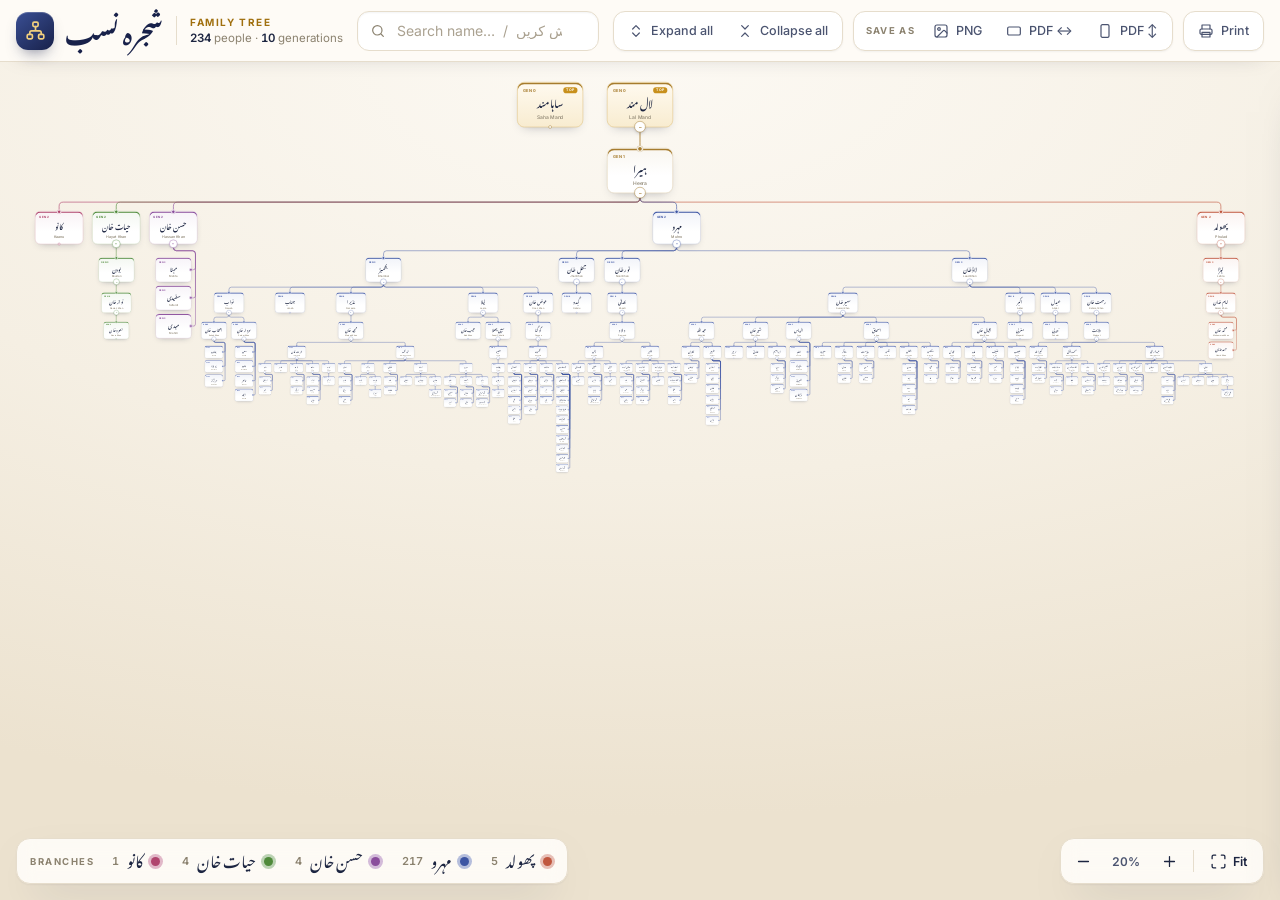
<file: index.html>
<!DOCTYPE html>
<html lang="ur" dir="ltr">
<head>
<meta charset="UTF-8" />
<meta name="viewport" content="width=device-width, initial-scale=1.0, maximum-scale=1.0, user-scalable=no" />
<meta name="theme-color" content="#fffdf9" />
<title>شجرہ نسب · Family Tree</title>
<link rel="icon" href="data:image/svg+xml,%3Csvg xmlns='http://www.w3.org/2000/svg' viewBox='0 0 32 32'%3E%3Crect width='32' height='32' rx='8' fill='%2326356a'/%3E%3Cg transform='translate(4 4)' fill='none' stroke='%23f1cf7e' stroke-width='2.2' stroke-linecap='round' stroke-linejoin='round'%3E%3Crect x='9' y='2.5' width='6' height='5' rx='1.5'/%3E%3Crect x='2.5' y='16.5' width='6' height='5' rx='1.5'/%3E%3Crect x='15.5' y='16.5' width='6' height='5' rx='1.5'/%3E%3Cpath d='M12 7.5v5M5.5 16.5v-2a2 2 0 0 1 2-2h9a2 2 0 0 1 2 2v2'/%3E%3C/g%3E%3C/svg%3E">
<link rel="preconnect" href="https://fonts.googleapis.com">
<link rel="preconnect" href="https://fonts.gstatic.com" crossorigin>
<link href="https://fonts.googleapis.com/css2?family=Noto+Nastaliq+Urdu:wght@400;500;700&family=Noto+Naskh+Arabic:wght@400;500;700&family=Inter:wght@400;500;600;700&display=swap" rel="stylesheet">
<link rel="stylesheet" href="styles.css">
</head>
<body>

<header>
  <div class="brand">
    <span class="logo" aria-hidden="true"><svg class="i" viewBox="0 0 24 24"><rect x="9" y="2.5" width="6" height="5" rx="1.5"/><rect x="2.5" y="16.5" width="6" height="5" rx="1.5"/><rect x="15.5" y="16.5" width="6" height="5" rx="1.5"/><path d="M12 7.5v5M5.5 16.5v-2a2 2 0 0 1 2-2h9a2 2 0 0 1 2 2v2"/></svg></span>
    <h1>شجرہ نسب</h1>
    <div class="brand-sub"><span class="en">Family Tree</span><span class="stats" id="stats"></span></div>
  </div>
  <div class="search" id="searchWrap">
    <svg class="i" viewBox="0 0 24 24"><circle cx="11" cy="11" r="7"/><path d="m20 20-3.5-3.5"/></svg>
    <input id="search" type="text" placeholder="Search name…  /  نام تلاش کریں" dir="auto" autocomplete="off">
    <span class="count" id="searchCount"></span>
    <button class="clr" id="searchClr" title="Clear"><svg class="i" viewBox="0 0 24 24"><path d="M18 6 6 18M6 6l12 12"/></svg></button>
  </div>
  <div class="menuwrap">
    <button class="menubtn" id="menuBtn" title="Menu"><svg class="i" viewBox="0 0 24 24"><path d="M4 7h16M4 12h16M4 17h16"/></svg></button>
    <div class="menu" id="menu">
      <div class="seg">
        <button id="mExpand"><svg class="i" viewBox="0 0 24 24"><path d="m7 15 5 5 5-5M7 9l5-5 5 5"/></svg>Expand all</button>
        <button id="mCollapse"><svg class="i" viewBox="0 0 24 24"><path d="m7 20 5-5 5 5M7 4l5 5 5-5"/></svg>Collapse all</button>
      </div>
      <div class="seg">
        <span class="grp">Save as</span>
        <button id="mPng" title="Save image (PNG)"><svg class="i" viewBox="0 0 24 24"><rect x="3" y="3" width="18" height="18" rx="3"/><circle cx="9" cy="9" r="2"/><path d="m21 15-3.1-3.1a2 2 0 0 0-2.8 0L6 21"/></svg>PNG<em>image</em></button>
        <button id="mPdfLandscape" title="Save PDF — horizontal"><svg class="i" viewBox="0 0 24 24"><rect x="2.5" y="6" width="19" height="12" rx="2"/></svg>PDF ↔<em>horizontal</em></button>
        <button id="mPdfPortrait" title="Save PDF — vertical"><svg class="i" viewBox="0 0 24 24"><rect x="6" y="2.5" width="12" height="19" rx="2"/></svg>PDF ↕<em>vertical</em></button>
      </div>
      <div class="seg">
        <button id="mPrint"><svg class="i" viewBox="0 0 24 24"><path d="M6 9V3h12v6"/><rect x="3" y="9" width="18" height="8" rx="2"/><path d="M6 14h12v7H6z"/></svg>Print</button>
      </div>
    </div>
  </div>
</header>

<div id="stage"><div id="world"><svg id="links"></svg></div></div>

<aside id="panel">
  <div class="p-head"><span>Details</span><button class="close" id="panelClose" title="Close"><svg class="i" viewBox="0 0 24 24"><path d="M18 6 6 18M6 6l12 12"/></svg></button></div>
  <div class="ro-name" id="roName"></div>
  <div class="ro-roman" id="roRoman"></div>
  <div class="p-shots">
    <span class="p-lbl">Line from top</span>
    <button class="p-shot" id="lineShot" title="Save a picture of the highlighted line (PNG)"><svg class="i" viewBox="0 0 24 24"><path d="M14.5 4h-5L7.5 7H4a2 2 0 0 0-2 2v9a2 2 0 0 0 2 2h16a2 2 0 0 0 2-2V9a2 2 0 0 0-2-2h-3.5z"/><circle cx="12" cy="13" r="3.5"/></svg>Screenshot</button>
    <button class="p-shot" id="linePdf" title="Save the highlighted line as a PDF"><svg class="i" viewBox="0 0 24 24"><path d="M14 2.5H6.5a2 2 0 0 0-2 2v15a2 2 0 0 0 2 2h11a2 2 0 0 0 2-2V8z"/><path d="M14 2.5V8h5.5M9 13h6M9 17h6"/></svg>PDF</button>
  </div>
  <div class="p-shots" id="downShots">
    <span class="p-lbl">From here down</span>
    <button class="p-shot" id="downShot" title="Save a picture of this person and everyone below them (PNG)"><svg class="i" viewBox="0 0 24 24"><path d="M14.5 4h-5L7.5 7H4a2 2 0 0 0-2 2v9a2 2 0 0 0 2 2h16a2 2 0 0 0 2-2V9a2 2 0 0 0-2-2h-3.5z"/><circle cx="12" cy="13" r="3.5"/></svg>Screenshot</button>
    <button class="p-shot" id="downPdf" title="Save this person and everyone below them as a PDF"><svg class="i" viewBox="0 0 24 24"><path d="M14 2.5H6.5a2 2 0 0 0-2 2v15a2 2 0 0 0 2 2h11a2 2 0 0 0 2-2V8z"/><path d="M14 2.5V8h5.5M9 13h6M9 17h6"/></svg>PDF</button>
  </div>
  <div class="ro-rows" id="roRows"></div>
</aside>

<div class="legend" id="legend" hidden></div>

<div id="zoomdock">
  <button id="zoomOut" title="Zoom out"><svg class="i" viewBox="0 0 24 24"><path d="M5 12h14"/></svg></button>
  <span class="lvl" id="zoomLvl">100%</span>
  <button id="zoomIn" title="Zoom in"><svg class="i" viewBox="0 0 24 24"><path d="M12 5v14M5 12h14"/></svg></button>
  <span class="div"></span>
  <button class="lbl" id="fit" title="Fit to screen"><svg class="i" viewBox="0 0 24 24"><path d="M8 3H5a2 2 0 0 0-2 2v3m18 0V5a2 2 0 0 0-2-2h-3m0 18h3a2 2 0 0 0 2-2v-3M3 16v3a2 2 0 0 0 2 2h3"/></svg>Fit</button>
</div>

<script src="script.js"></script>
</body>
</html>
</file>
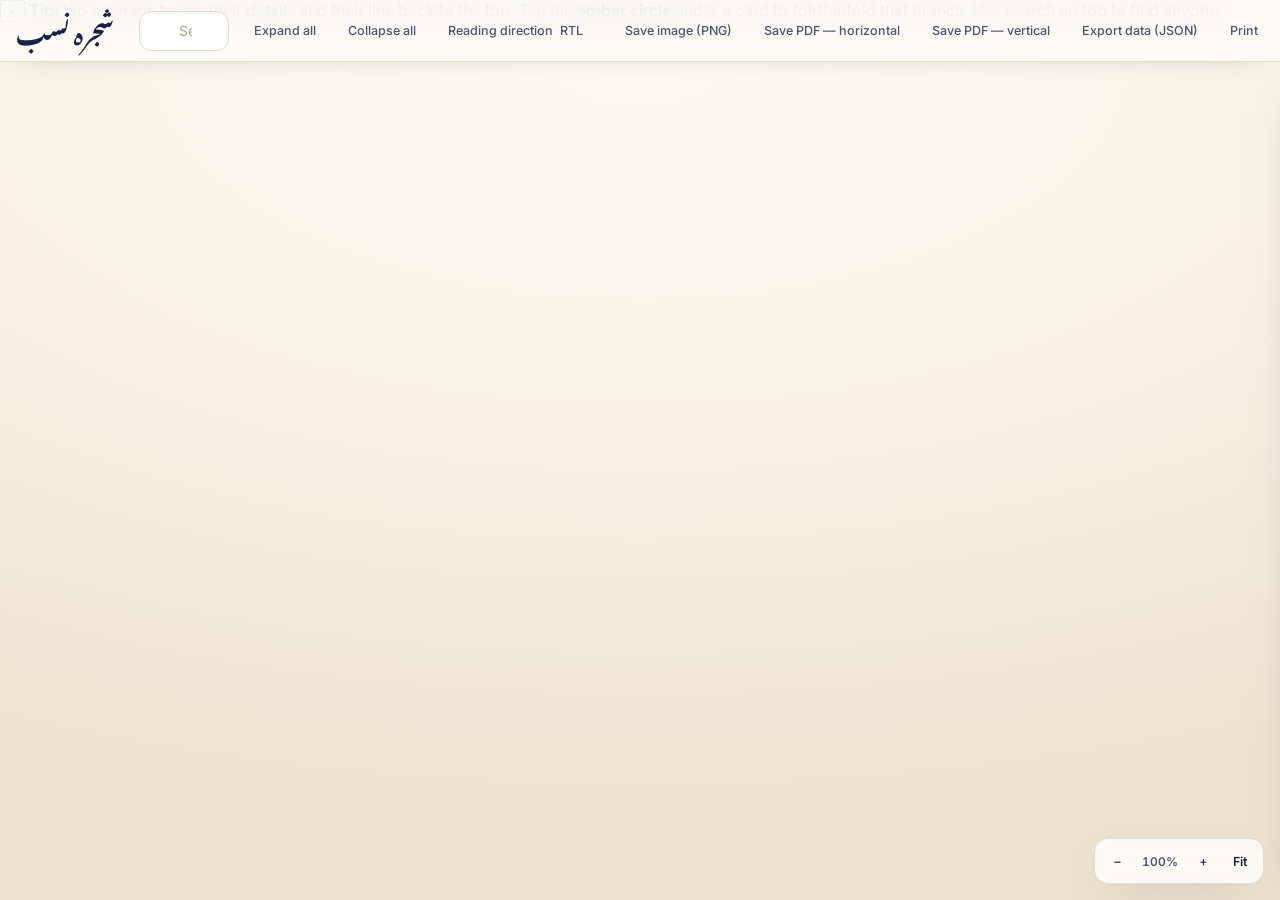
<file: shajra-linked-tree.html>
<!DOCTYPE html>
<html lang="ur" dir="ltr">
<head>
<meta charset="UTF-8" />
<meta name="viewport" content="width=device-width, initial-scale=1.0, maximum-scale=1.0, user-scalable=no" />
<title>شجرہ نسب · Family Tree</title>
<link rel="preconnect" href="https://fonts.googleapis.com">
<link rel="preconnect" href="https://fonts.gstatic.com" crossorigin>
<link href="https://fonts.googleapis.com/css2?family=Noto+Nastaliq+Urdu:wght@400;500;700&family=Noto+Naskh+Arabic:wght@400;500;700&family=IBM+Plex+Mono:wght@400;500&family=Inter:wght@400;500;600;700&display=swap" rel="stylesheet">
<link rel="stylesheet" href="styles.css">
</head>
<body>

<header>
  <div class="brand"><h1>شجرہ نسب</h1><span class="stats" id="stats"></span></div>
  <div class="search" id="searchWrap">
    <input id="search" type="text" placeholder="Search name…  /  نام تلاش کریں" dir="auto" autocomplete="off">
    <span class="count" id="searchCount"></span>
    <button class="clr" id="searchClr" title="Clear">&times;</button>
  </div>
  <div class="menuwrap">
    <button class="menubtn" id="menuBtn" title="Menu">&#9776;</button>
    <div class="menu" id="menu">
      <button id="mExpand">Expand all</button>
      <button id="mCollapse">Collapse all</button>
      <button id="mDir">Reading direction <span class="k" id="dirK">RTL</span></button>
      <div class="sep"></div>
      <button id="mPng">Save image (PNG)</button>
      <button id="mPdfLandscape">Save PDF — horizontal</button>
      <button id="mPdfPortrait">Save PDF — vertical</button>
      <button id="mJson">Export data (JSON)</button>
      <button id="mPrint">Print</button>
    </div>
  </div>
</header>

<div id="stage"><div id="world"><svg id="links"></svg></div></div>

<aside id="panel">
  <h2><span>Details</span><button class="close" id="panelClose">&times;</button></h2>
  <div class="ro-name" id="roName"></div>
  <div class="ro-roman" id="roRoman"></div>
  <div class="ro-rows" id="roRows"></div>
</aside>

<div id="zoomdock">
  <button id="zoomOut">&minus;</button>
  <span class="lvl" id="zoomLvl">100%</span>
  <button id="zoomIn">+</button>
  <button class="lbl" id="fit">Fit</button>
</div>

<div id="hint">
  <button class="x" id="hintX">&times;</button>
  <b>Tip:</b> tap a person to see their details and their line back to the top. Tap the
  <b>amber circle</b> under a card to fold/unfold that branch. Use search up top to find anyone.
</div>

<script src="script.js"></script>
</body>
</html>
</file>
<file: styles.css>
:root{
  --bg:#f5f0e6; --bg-deep:#ece3d1;
  --surface:#fffdf9; --line:#e6ddcc; --line-strong:#d6c9b0;
  --ink:#1c2541; --ink-2:#4b5470; --muted:#8b826f;
  --navy:#26356a; --navy-deep:#18214a;
  --gold:#c8901c; --gold-deep:#a0700f; --gold-soft:#f8ecd0;
  --sel:#0e8f7e;
  --hdr:62px;
  --node-w:140px; --node-h:96px; /* = NODE_W / NODE_H in script.js */
  --card-sh:0 1px 2px rgba(28,37,65,.06),0 10px 24px -14px rgba(28,37,65,.42);
  --float-sh:0 1px 2px rgba(28,37,65,.06),0 18px 44px -20px rgba(28,37,65,.5);
  --ar:"Noto Nastaliq Urdu","Noto Naskh Arabic","Segoe UI",serif;
  --sans:"Inter",system-ui,-apple-system,"Segoe UI",sans-serif;
}
*{box-sizing:border-box;-webkit-tap-highlight-color:transparent;}
html,body{height:100%;margin:0;}
body{font-family:var(--sans);color:var(--ink);background:var(--bg);overflow:hidden;-webkit-font-smoothing:antialiased;}
button{font-family:inherit;}
.i{width:16px;height:16px;flex:none;fill:none;stroke:currentColor;stroke-width:1.8;stroke-linecap:round;stroke-linejoin:round;}

/* ---------- header ---------- */
header{
  position:fixed;inset:0 0 auto 0;height:var(--hdr);z-index:40;display:flex;align-items:center;gap:14px;
  padding:0 16px;background:rgba(255,253,249,.84);
  -webkit-backdrop-filter:saturate(1.4) blur(14px);backdrop-filter:saturate(1.4) blur(14px);
  border-bottom:1px solid var(--line);box-shadow:0 8px 24px -20px rgba(28,37,65,.4);
}
.brand{display:flex;align-items:center;gap:11px;flex:none;}
.logo{
  width:38px;height:38px;border-radius:12px;display:grid;place-items:center;color:#f1cf7e;
  background:linear-gradient(140deg,#3a4f94,var(--navy-deep));
  box-shadow:0 8px 16px -8px rgba(24,33,74,.7),inset 0 1px 0 rgba(255,255,255,.2);
}
.logo .i{width:21px;height:21px;stroke-width:1.9;}
.brand h1{font-family:var(--ar);font-weight:700;font-size:24px;line-height:1;color:var(--navy-deep);margin:0 0 4px;}
.brand-sub{display:flex;flex-direction:column;gap:3px;padding-left:13px;margin-left:2px;border-left:1px solid var(--line);}
.brand-sub .en{font-size:10px;font-weight:700;letter-spacing:.16em;text-transform:uppercase;color:var(--gold-deep);}
.stats{font-size:11.5px;color:var(--muted);white-space:nowrap;font-variant-numeric:tabular-nums;}
.stats b{color:var(--ink);font-weight:600;}

.search{position:relative;flex:1;min-width:90px;max-width:420px;}
.search > .i{position:absolute;left:13px;top:50%;transform:translateY(-50%);color:var(--muted);pointer-events:none;}
.search input{
  width:100%;height:40px;border:1px solid var(--line);border-radius:12px;background:#fff;
  padding:0 36px 0 39px;font:14px var(--sans);color:var(--ink);outline:none;
  box-shadow:inset 0 1px 2px rgba(28,37,65,.05);transition:border-color .15s,box-shadow .15s;
}
.search input::placeholder{color:#aaa190;}
.search input:focus{border-color:var(--navy);box-shadow:0 0 0 4px rgba(38,53,106,.12);}
.search.has input{padding-right:112px;}
.search .clr{
  position:absolute;right:8px;top:50%;transform:translateY(-50%);width:24px;height:24px;padding:0;border-radius:50%;
  border:none;background:var(--bg);color:var(--ink-2);cursor:pointer;display:none;place-items:center;
}
.search .clr:hover{background:var(--bg-deep);}
.search .clr .i{width:12px;height:12px;stroke-width:2.4;}
.search.has .clr{display:grid;}
.search .count{
  position:absolute;right:38px;top:50%;transform:translateY(-50%);font-size:11px;font-weight:600;white-space:nowrap;
  color:var(--sel);background:rgba(14,143,126,.1);padding:3px 9px;border-radius:20px;display:none;
}
.search.has .count{display:block;}

/* actions: a drop-down behind ☰ on narrow screens ... */
.menuwrap{position:relative;flex:none;margin-left:auto;}
.menubtn{
  width:40px;height:40px;display:grid;place-items:center;padding:0;border:1px solid var(--line);border-radius:12px;
  background:#fff;color:var(--ink);cursor:pointer;
}
.menubtn:hover{border-color:var(--line-strong);background:var(--surface);}
.menubtn .i{width:18px;height:18px;}
.menu{
  position:absolute;top:50px;right:0;min-width:228px;background:var(--surface);border:1px solid var(--line);
  border-radius:16px;box-shadow:var(--float-sh);padding:6px;z-index:50;display:none;flex-direction:column;
}
.menu.open{display:flex;animation:pop .16s ease-out;}
@keyframes pop{from{opacity:0;transform:translateY(-6px) scale(.98);}}
.seg{display:flex;flex-direction:column;gap:1px;}
.seg + .seg{border-top:1px solid var(--line);margin-top:5px;padding-top:5px;}
.menu button{
  display:flex;align-items:center;gap:10px;width:100%;font-size:13.5px;font-weight:500;color:var(--ink);text-align:left;
  background:none;border:none;border-radius:10px;padding:9px 11px;cursor:pointer;
}
.menu button .i{color:var(--ink-2);}
.menu button:hover{background:var(--bg);}
.menu button em{margin-left:auto;font-style:normal;font-size:11.5px;color:var(--muted);}
.menu .grp{font-size:10px;font-weight:700;letter-spacing:.14em;text-transform:uppercase;color:var(--muted);padding:7px 11px 3px;white-space:nowrap;}
/* ... and grouped, bordered button strips in the header on wide screens */
@media (min-width:1280px){
  .menubtn{display:none;}
  .menu{position:static;display:flex;flex-direction:row;align-items:center;gap:10px;min-width:0;padding:0;background:none;border:none;box-shadow:none;animation:none;}
  .seg{flex-direction:row;align-items:center;gap:2px;background:#fff;border:1px solid var(--line);border-radius:12px;padding:3px;box-shadow:0 1px 2px rgba(28,37,65,.05);}
  .seg + .seg{border-top:1px solid var(--line);margin:0;padding:3px;}
  .menu button{width:auto;height:32px;padding:0 11px;gap:7px;font-size:12.5px;color:var(--ink-2);border-radius:9px;white-space:nowrap;}
  .menu button:hover{color:var(--ink);}
  .menu button em{display:none;}
  .menu .grp{padding:0 5px 0 9px;font-size:9.5px;}
}

/* ---------- stage ---------- */
#stage{
  position:fixed;inset:var(--hdr) 0 0 0;overflow:hidden;cursor:grab;touch-action:none;
  background:radial-gradient(120% 90% at 50% 0%,#fcf9f3 0%,#f5efe3 55%,#ece2cf 100%);
}
#stage.panning{cursor:grabbing;}
#world{position:absolute;top:0;left:0;transform-origin:0 0;}
#links{position:absolute;top:0;left:0;overflow:visible;pointer-events:none;}

/* cards: --bc (branch colour), --bl (its light border) and --bs (its soft wash)
   are set per card from script.js */
.node{
  position:absolute;width:var(--node-w);height:var(--node-h);
  background:linear-gradient(180deg,var(--bs,#fff) 0%,#fff 62%);
  border:1.5px solid var(--bl,var(--line-strong));border-radius:15px;
  box-shadow:inset 0 4px 0 var(--bc,var(--gold)),var(--card-sh);
  display:flex;flex-direction:column;padding:10px 11px 13px;cursor:pointer;user-select:none;
  transition:box-shadow .15s,border-color .15s,opacity .15s;
  transform-origin:0 0; /* scaled per generation from script.js */
}
.node:hover{border-color:var(--bc);}
.node.root{background:linear-gradient(180deg,#fffaf0 0%,var(--gold-soft) 100%);border-color:#ddb868;}
.node.selected{border-color:var(--sel);box-shadow:inset 0 4px 0 var(--sel),0 0 0 4px rgba(14,143,126,.2),0 16px 32px -14px rgba(14,143,126,.55);}
.node.lineage{border-color:var(--gold);box-shadow:inset 0 4px 0 var(--gold),0 0 0 3px rgba(200,144,28,.25),var(--card-sh);}
.node.match{border-color:var(--sel);background:linear-gradient(180deg,#fff6d6,#fffdf4);box-shadow:inset 0 4px 0 var(--sel),0 0 0 4px rgba(14,143,126,.3),var(--card-sh);}
.node.dim{opacity:.25;}
.node .meta{display:flex;justify-content:space-between;align-items:center;flex:none;height:13px;margin-bottom:2px;}
.node .gen{font-size:8.5px;font-weight:700;letter-spacing:.1em;text-transform:uppercase;color:var(--bc);}
.node .tag{font-size:7.5px;font-weight:700;letter-spacing:.1em;padding:2px 6px;border-radius:6px;color:#fff;background:var(--gold);}
.node .name{font-family:var(--ar);font-weight:500;font-size:21px;line-height:1.55;color:var(--ink);direction:rtl;text-align:center;min-height:30px;word-break:break-word;}
.node .roman{font-size:10.5px;font-weight:500;color:var(--muted);text-align:center;margin-top:auto;min-height:14px;flex:none;white-space:nowrap;overflow:hidden;text-overflow:ellipsis;}
/* the dot where the father's line arrives */
.node::before{
  content:"";position:absolute;left:50%;top:-5px;transform:translateX(-50%);width:8px;height:8px;border-radius:50%;
  background:var(--bc);border:2px solid #fff;box-shadow:0 0 0 1px var(--bl);
}
.node.root::before{display:none;}
/* stacked (childless) brothers: the line comes in from the side */
.node.stk::before{top:50%;transform:translateY(-50%);}
.node.stk-l::before{left:-5px;}
.node.stk-r::before{left:auto;right:-5px;}
.node.stk .leafdot{display:none;}

/* collapse / expand control + leaf dot */
.collapse-btn{
  position:absolute;left:50%;bottom:-12px;transform:translateX(-50%);
  min-width:24px;height:24px;padding:0 7px;border-radius:12px;border:1.5px solid var(--bc);
  background:#fff;color:var(--bc);font-size:11px;font-weight:700;font-variant-numeric:tabular-nums;
  display:flex;align-items:center;justify-content:center;cursor:pointer;z-index:2;line-height:1;
  box-shadow:0 3px 8px -3px rgba(28,37,65,.4);transition:transform .12s;
}
.collapse-btn:hover{transform:translateX(-50%) scale(1.1);}
.collapse-btn.collapsed{background:var(--bc);color:#fff;}
.leafdot{position:absolute;left:50%;bottom:-4px;transform:translateX(-50%);width:7px;height:7px;border-radius:50%;background:#fff;border:1.5px solid var(--bc);}

path.edge{fill:none;stroke:var(--bc,var(--gold));stroke-width:calc(1.8px * var(--w,1));transition:stroke .14s,stroke-width .14s,opacity .14s;}
path.edge.hot{stroke:var(--gold);stroke-width:calc(3px * var(--w,1));}
path.edge.kin{stroke:var(--sel);stroke-width:calc(2.6px * var(--w,1));}
path.edge.dim{opacity:.18;}

/* lineage animation: when a person is selected, lines draw in one generation
   at a time — down the ancestor line (gold) to them, then on through their
   descendants (teal). --i = generation of the parent, --step = time per generation. */
path.edge.hot,path.edge.kin{
  stroke-dasharray:1 1;stroke-dashoffset:1;
  animation:edgeDraw var(--step,.32s) linear forwards;
  animation-delay:calc(var(--i,0) * var(--step,.32s));
}
@keyframes edgeDraw{to{stroke-dashoffset:0;}}
/* moving dashes on top of a drawn line, travelling parent → child */
path.flow{
  fill:none;stroke:#fff;stroke-width:calc(1.3px * var(--w,1));stroke-linecap:round;stroke-dasharray:3 13;opacity:0;
  animation:edgeFlow 1.1s linear infinite,flowIn .3s ease forwards;
  animation-delay:0s,calc((var(--i,0) + 1) * var(--step,.32s));
}
@keyframes edgeFlow{from{stroke-dashoffset:16;}to{stroke-dashoffset:0;}}
@keyframes flowIn{to{opacity:.85;}}
/* a card lights up with a pulse when its line reaches it */
.node.lineage{--pulse:rgba(200,144,28,.4);}
.node.kin{border-color:var(--sel);--pulse:rgba(14,143,126,.35);}
.node.selected{--pulse:rgba(14,143,126,.5);}
.node.lineage,.node.kin,.node.selected{
  animation:nodeArrive .6s ease-out backwards;
  animation-delay:calc(var(--i,0) * var(--step,.32s));
}
@keyframes nodeArrive{
  0%{border-color:var(--bl);box-shadow:inset 0 4px 0 var(--bc),var(--card-sh);}
  35%{box-shadow:inset 0 4px 0 var(--bc),0 0 0 9px var(--pulse),var(--card-sh);}
}
@media (prefers-reduced-motion:reduce){
  path.edge.hot,path.edge.kin,.node.lineage,.node.kin,.node.selected,.lineage-list li{animation:none;stroke-dashoffset:0;}
  path.flow{display:none;}
}

/* ---------- details panel ---------- */
#panel{
  position:fixed;top:calc(var(--hdr) + 12px);right:12px;bottom:12px;width:324px;z-index:35;
  background:var(--surface);border:1px solid var(--line);border-radius:20px;box-shadow:var(--float-sh);
  transform:translateX(calc(100% + 24px));transition:transform .28s cubic-bezier(.3,.7,.2,1);
  display:flex;flex-direction:column;padding:14px;overflow-y:auto;
}
#panel.open{transform:none;}
.p-head{display:flex;justify-content:space-between;align-items:center;margin:0 0 10px 4px;}
.p-head span{font-size:10px;font-weight:700;letter-spacing:.16em;text-transform:uppercase;color:var(--muted);}
#panel .close{width:30px;height:30px;padding:0;border-radius:50%;border:none;background:var(--bg);color:var(--ink-2);display:grid;place-items:center;cursor:pointer;}
#panel .close:hover{background:var(--bg-deep);color:var(--ink);}
#panel .close .i{width:14px;height:14px;stroke-width:2.2;}
.ro-name{font-family:var(--ar);font-size:30px;font-weight:500;color:var(--ink);direction:rtl;text-align:right;line-height:1.7;margin:2px 4px 0;}
.ro-roman{font-style:italic;color:var(--muted);text-align:right;margin:0 4px 4px;}
.p-shots{flex:none;display:flex;flex-wrap:wrap;gap:8px;margin-top:10px;}
.p-shots[hidden]{display:none;}
.p-lbl{flex-basis:100%;margin:0 0 -2px 4px;font-size:10px;font-weight:700;letter-spacing:.12em;text-transform:uppercase;color:var(--muted);}
.p-shot{
  flex:1;display:flex;align-items:center;justify-content:center;gap:8px;height:40px;
  border:none;border-radius:12px;background:var(--navy);color:#fff;font-size:13px;font-weight:600;cursor:pointer;
  box-shadow:0 8px 16px -10px rgba(24,33,74,.7);transition:background .15s;
}
.p-shot:hover{background:var(--navy-deep);}
.ro-rows{margin-top:12px;display:flex;flex-direction:column;gap:10px;}
.tiles{display:grid;grid-template-columns:repeat(3,1fr);gap:8px;}
.tiles div{background:#fff;border:1px solid var(--line);border-radius:12px;padding:10px 4px 9px;text-align:center;}
.tiles b{display:block;font-size:19px;font-weight:700;line-height:1.2;color:var(--ink);font-variant-numeric:tabular-nums;}
.tiles span{font-size:9.5px;font-weight:600;letter-spacing:.07em;text-transform:uppercase;color:var(--muted);}
.ro-row{display:flex;justify-content:space-between;align-items:center;gap:10px;font-size:13px;border-top:1px solid var(--line);padding:8px 4px 0;}
.ro-row span{font-size:10px;font-weight:700;letter-spacing:.12em;text-transform:uppercase;color:var(--muted);}
.ro-row b{font-weight:600;text-align:right;}
.ro-row b.ur{font-family:var(--ar);font-size:18px;font-weight:500;direction:rtl;line-height:1.8;}
.ro-row.col{flex-direction:column;align-items:stretch;gap:6px;}
/* "line from top": vertical list of ancestors joined by a connector, appearing
   in step with the tree animation */
.lineage-list{list-style:none;margin:2px 0 0;padding:0;direction:rtl;}
.lineage-list li{
  position:relative;display:flex;align-items:center;gap:8px;padding:1px 28px 1px 8px;cursor:pointer;border-radius:10px;
  animation:listIn .35s ease-out backwards;animation-delay:calc(var(--i,0) * var(--step,.32s));
}
.lineage-list li:hover{background:rgba(200,144,28,.09);}
.lineage-list li::before{content:"";position:absolute;right:6px;top:50%;margin-top:-6px;width:12px;height:12px;border-radius:50%;background:#fff;border:2.5px solid var(--gold);z-index:1;}
.lineage-list li::after{content:"";position:absolute;right:11px;top:50%;height:100%;width:2px;background:var(--gold);opacity:.45;}
.lineage-list li:last-child::after{display:none;}
.lineage-list li b.ur{font-family:var(--ar);font-size:17px;font-weight:500;color:var(--ink);line-height:1.8;}
.lineage-list li em{font-style:normal;font-size:11px;color:var(--muted);direction:ltr;}
.lineage-list li.me::before{background:var(--sel);border-color:var(--sel);box-shadow:0 0 0 3px rgba(14,143,126,.2);}
.lineage-list li.me b.ur{color:var(--sel);font-weight:700;}
@keyframes listIn{from{opacity:0;transform:translateY(-4px);}}

/* ---------- floating controls ---------- */
#zoomdock,.legend{
  position:fixed;bottom:16px;z-index:30;display:flex;align-items:center;
  background:rgba(255,253,249,.9);border:1px solid var(--line);border-radius:14px;box-shadow:var(--float-sh);
  -webkit-backdrop-filter:blur(10px);backdrop-filter:blur(10px);
}
#zoomdock{right:16px;gap:2px;padding:4px;transition:right .28s cubic-bezier(.3,.7,.2,1),opacity .2s;}
#zoomdock button{width:36px;height:36px;padding:0;display:grid;place-items:center;border:none;background:none;border-radius:10px;color:var(--ink);cursor:pointer;}
#zoomdock button:hover{background:var(--bg);}
#zoomdock button .i{width:17px;height:17px;}
#zoomdock button.lbl{width:auto;display:flex;gap:6px;padding:0 12px 0 10px;font-size:12.5px;font-weight:600;}
#zoomdock .lvl{min-width:46px;text-align:center;font-size:12px;font-weight:600;color:var(--ink-2);font-variant-numeric:tabular-nums;}
#zoomdock .div{width:1px;height:22px;background:var(--line);margin:0 4px;}
/* keep the zoom buttons clear of the open details panel */
body:has(#panel.open) #zoomdock{right:352px;}

.legend{left:16px;gap:4px;padding:4px 5px 4px 13px;max-width:calc(100% - 300px);}
.legend[hidden]{display:none;}
.legend .ttl{font-size:9.5px;font-weight:700;letter-spacing:.16em;text-transform:uppercase;color:var(--muted);margin-right:4px;white-space:nowrap;}
.legend .chips{display:flex;gap:2px;overflow-x:auto;scrollbar-width:none;}
.legend .chips::-webkit-scrollbar{display:none;}
.legend button{display:flex;flex:none;align-items:center;gap:8px;height:36px;padding:0 10px;border:none;background:none;border-radius:10px;color:var(--ink);cursor:pointer;}
.legend button:hover{background:var(--bg);}
.legend button.on{background:var(--bs);box-shadow:inset 0 0 0 1px var(--bl);}
.legend i{width:9px;height:9px;border-radius:50%;background:var(--bc);box-shadow:0 0 0 3px var(--bl);}
.legend .ur{font-family:var(--ar);font-size:15px;line-height:1;padding-bottom:5px;}
.legend .n{font-size:11px;font-weight:600;color:var(--muted);font-variant-numeric:tabular-nums;}

@media (max-width:1279px){
  .legend{max-width:calc(100% - 240px);padding-left:5px;}
  .legend .ttl{display:none;}
}
@media (max-width:720px){
  :root{--hdr:58px;}
  header{gap:10px;padding:0 10px;}
  .brand-sub{display:none;}
  .brand h1{font-size:22px;}
  .logo{width:34px;height:34px;border-radius:11px;}
  .legend{display:none;}
  #zoomdock{right:12px;bottom:12px;}
  /* details become a bottom sheet */
  #panel{top:auto;left:8px;right:8px;bottom:8px;width:auto;max-height:66vh;transform:translateY(calc(100% + 16px));}
  body:has(#panel.open) #zoomdock{right:12px;opacity:0;pointer-events:none;}
}

@media print{
  header,#zoomdock,#panel,.legend{display:none!important;}
  #stage{inset:0;background:#fff;}
  path.edge.hot,path.edge.kin,.node.lineage,.node.kin,.node.selected,.lineage-list li{animation:none;stroke-dashoffset:0;}
  path.flow{display:none;}
}
</file>
